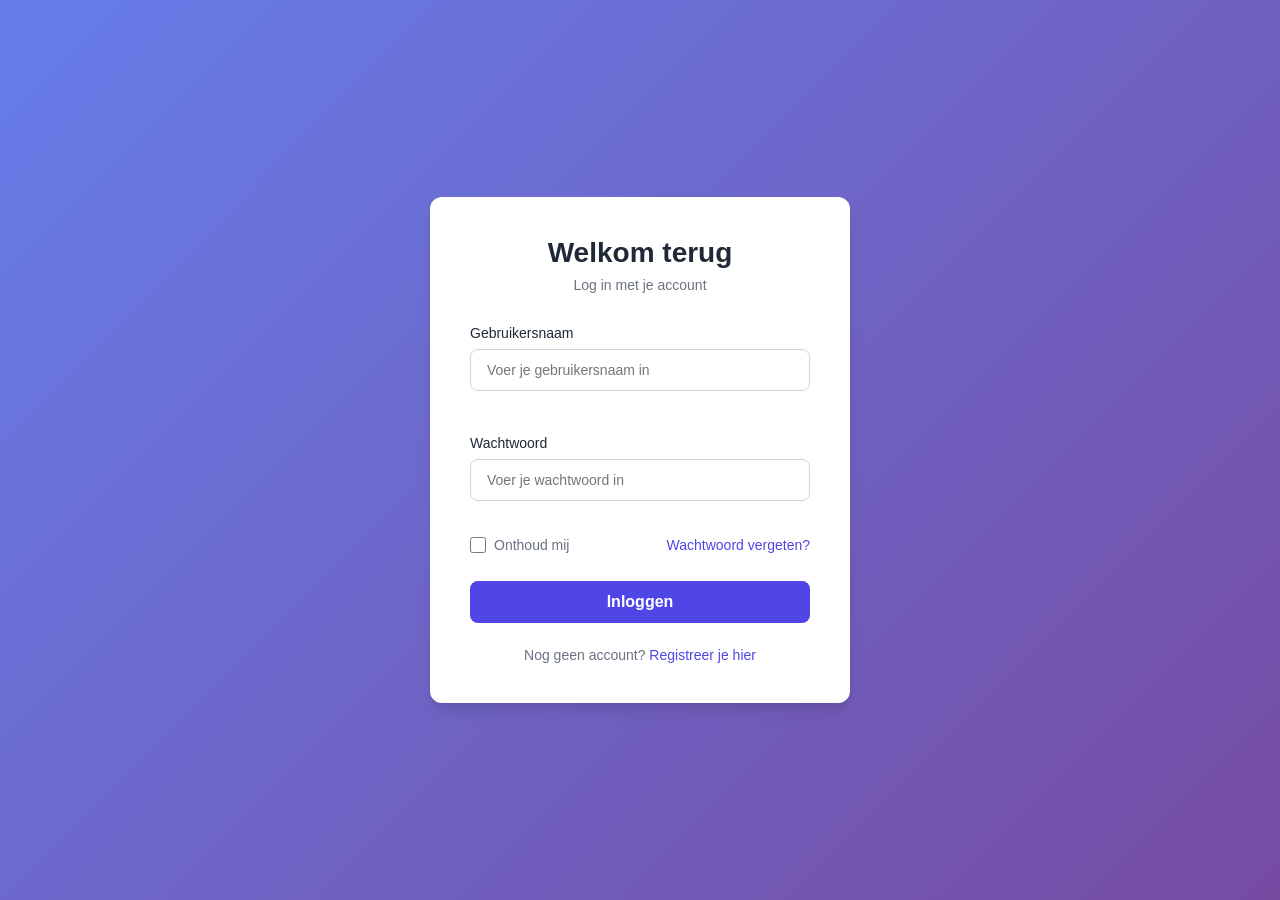
<file: index.html>
<!DOCTYPE html>
<html lang="nl">
<head>
    <meta charset="UTF-8">
    <meta name="viewport" content="width=device-width, initial-scale=1.0">
    <title>Inloggen</title>
    <link rel="stylesheet" href="styles.css">
</head>
<body>
    <div class="container">
        <div class="login-box">
            <h1>Welkom terug</h1>
            <p class="subtitle">Log in met je account</p>

            <form id="loginForm" class="login-form">
                <div class="form-group">
                    <label for="username">Gebruikersnaam</label>
                    <input
                        type="text"
                        id="username"
                        name="username"
                        placeholder="Voer je gebruikersnaam in"
                        required
                        autocomplete="username"
                    >
                    <span class="error-message" id="usernameError"></span>
                </div>

                <div class="form-group">
                    <label for="password">Wachtwoord</label>
                    <input
                        type="password"
                        id="password"
                        name="password"
                        placeholder="Voer je wachtwoord in"
                        required
                        autocomplete="current-password"
                    >
                    <span class="error-message" id="passwordError"></span>
                </div>

                <div class="form-options">
                    <label class="checkbox-container">
                        <input type="checkbox" id="rememberMe" name="rememberMe">
                        <span>Onthoud mij</span>
                    </label>
                    <a href="#" class="forgot-password">Wachtwoord vergeten?</a>
                </div>

                <button type="submit" class="login-button">
                    <span class="button-text">Inloggen</span>
                    <span class="loading-spinner" style="display: none;"></span>
                </button>

                <div class="message" id="message"></div>
            </form>

            <div class="signup-link">
                Nog geen account? <a href="#">Registreer je hier</a>
            </div>
        </div>
    </div>

    <script src="script.js"></script>
</body>
</html>
</file>
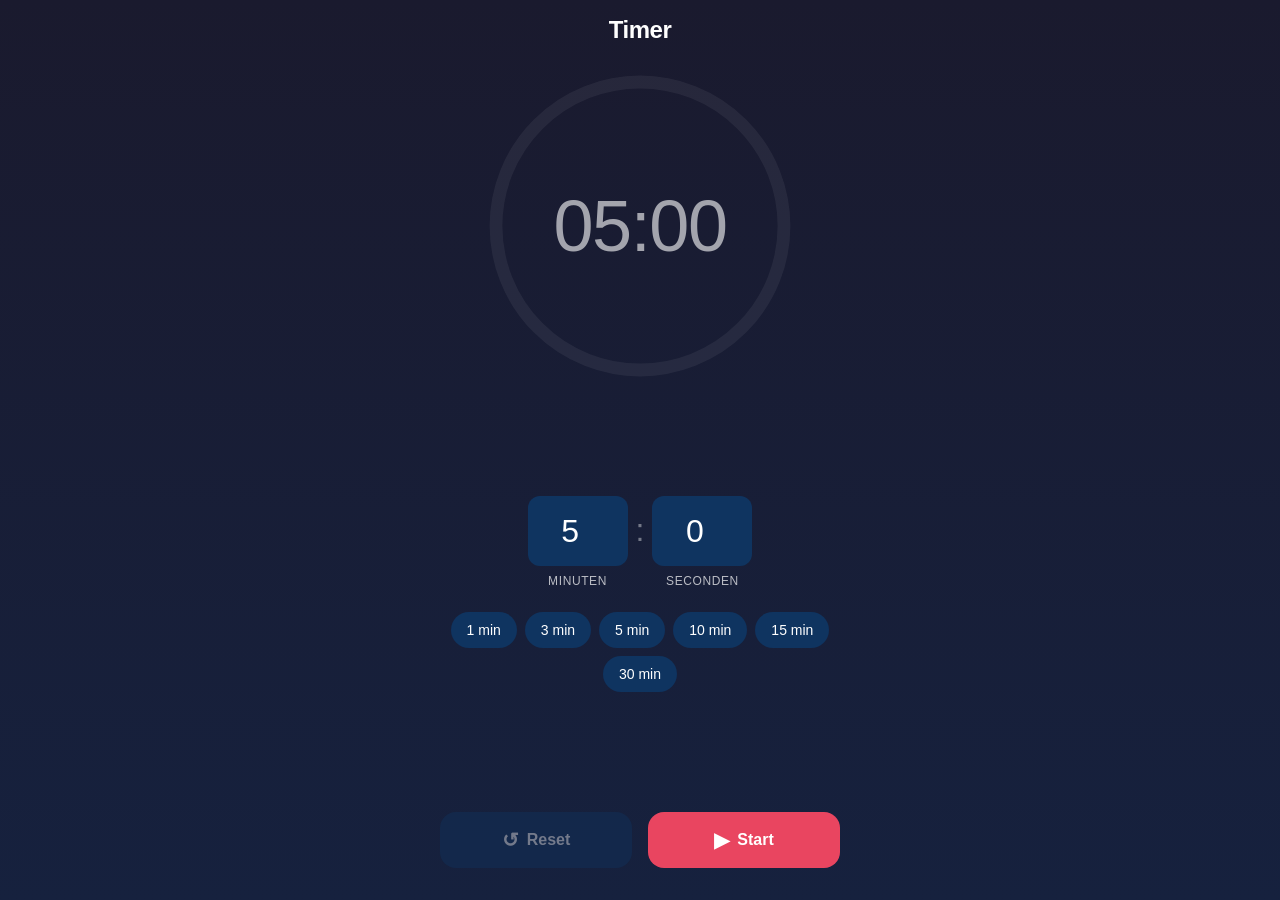
<file: timer.html>
<!DOCTYPE html>
<html lang="nl">
<head>
    <meta charset="UTF-8">
    <meta name="viewport" content="width=device-width, initial-scale=1.0, user-scalable=no, viewport-fit=cover">
    <meta name="apple-mobile-web-app-capable" content="yes">
    <meta name="apple-mobile-web-app-status-bar-style" content="black-translucent">
    <meta name="apple-mobile-web-app-title" content="Timer">
    <meta name="theme-color" content="#1a1a2e">
    <title>Countdown Timer</title>
    <link rel="apple-touch-icon" href="data:image/svg+xml,<svg xmlns='http://www.w3.org/2000/svg' viewBox='0 0 100 100'><rect fill='%231a1a2e' width='100' height='100' rx='20'/><text y='65' x='50' text-anchor='middle' font-size='50'>⏱</text></svg>">
    <link rel="stylesheet" href="timer.css">
</head>
<body>
    <div class="app-container">
        <header class="app-header">
            <h1>Timer</h1>
        </header>

        <main class="timer-main">
            <!-- Timer Display -->
            <div class="timer-display" id="timerDisplay">
                <div class="timer-ring">
                    <svg class="progress-ring" viewBox="0 0 200 200">
                        <circle class="progress-ring-bg" cx="100" cy="100" r="90" />
                        <circle class="progress-ring-circle" id="progressCircle" cx="100" cy="100" r="90" />
                    </svg>
                    <div class="timer-time" id="timerTime">00:00</div>
                </div>
            </div>

            <!-- Time Input (shown when not running) -->
            <div class="time-input-container" id="timeInputContainer">
                <div class="time-input-group">
                    <div class="time-input-wrapper">
                        <input type="number" id="minutesInput" min="0" max="99" value="5" inputmode="numeric" pattern="[0-9]*">
                        <label>minuten</label>
                    </div>
                    <span class="time-separator">:</span>
                    <div class="time-input-wrapper">
                        <input type="number" id="secondsInput" min="0" max="59" value="0" inputmode="numeric" pattern="[0-9]*">
                        <label>seconden</label>
                    </div>
                </div>

                <!-- Quick Time Presets -->
                <div class="presets">
                    <button class="preset-btn" data-minutes="1">1 min</button>
                    <button class="preset-btn" data-minutes="3">3 min</button>
                    <button class="preset-btn" data-minutes="5">5 min</button>
                    <button class="preset-btn" data-minutes="10">10 min</button>
                    <button class="preset-btn" data-minutes="15">15 min</button>
                    <button class="preset-btn" data-minutes="30">30 min</button>
                </div>
            </div>

            <!-- Controls -->
            <div class="controls">
                <button class="control-btn secondary" id="resetBtn" disabled>
                    <span class="btn-icon">↺</span>
                    <span class="btn-text">Reset</span>
                </button>
                <button class="control-btn primary" id="startBtn">
                    <span class="btn-icon" id="startBtnIcon">▶</span>
                    <span class="btn-text" id="startBtnText">Start</span>
                </button>
            </div>
        </main>

        <!-- Alarm Modal -->
        <div class="alarm-modal" id="alarmModal">
            <div class="alarm-content">
                <div class="alarm-icon">⏰</div>
                <h2>Tijd is om!</h2>
                <button class="alarm-dismiss-btn" id="dismissAlarmBtn">OK</button>
            </div>
        </div>
    </div>

    <script src="timer.js"></script>
</body>
</html>
</file>
<file: styles.css>
* {
    margin: 0;
    padding: 0;
    box-sizing: border-box;
}

:root {
    --primary-color: #4F46E5;
    --primary-hover: #4338CA;
    --error-color: #EF4444;
    --success-color: #10B981;
    --text-primary: #1F2937;
    --text-secondary: #6B7280;
    --border-color: #D1D5DB;
    --background: #F9FAFB;
    --white: #FFFFFF;
    --shadow: 0 1px 3px 0 rgba(0, 0, 0, 0.1), 0 1px 2px 0 rgba(0, 0, 0, 0.06);
    --shadow-lg: 0 10px 15px -3px rgba(0, 0, 0, 0.1), 0 4px 6px -2px rgba(0, 0, 0, 0.05);
}

body {
    font-family: -apple-system, BlinkMacSystemFont, 'Segoe UI', 'Roboto', 'Oxygen',
        'Ubuntu', 'Cantarell', 'Fira Sans', 'Droid Sans', 'Helvetica Neue',
        sans-serif;
    -webkit-font-smoothing: antialiased;
    -moz-osx-font-smoothing: grayscale;
    background: linear-gradient(135deg, #667eea 0%, #764ba2 100%);
    min-height: 100vh;
    display: flex;
    align-items: center;
    justify-content: center;
    padding: 20px;
}

.container {
    width: 100%;
    max-width: 420px;
}

.login-box {
    background: var(--white);
    border-radius: 12px;
    padding: 40px;
    box-shadow: var(--shadow-lg);
    animation: slideIn 0.3s ease-out;
}

@keyframes slideIn {
    from {
        opacity: 0;
        transform: translateY(-20px);
    }
    to {
        opacity: 1;
        transform: translateY(0);
    }
}

h1 {
    font-size: 28px;
    font-weight: 700;
    color: var(--text-primary);
    margin-bottom: 8px;
    text-align: center;
}

.subtitle {
    color: var(--text-secondary);
    font-size: 14px;
    text-align: center;
    margin-bottom: 32px;
}

.login-form {
    display: flex;
    flex-direction: column;
    gap: 20px;
}

.form-group {
    display: flex;
    flex-direction: column;
    gap: 8px;
}

label {
    font-size: 14px;
    font-weight: 500;
    color: var(--text-primary);
}

input[type="text"],
input[type="password"] {
    width: 100%;
    padding: 12px 16px;
    font-size: 14px;
    border: 1px solid var(--border-color);
    border-radius: 8px;
    transition: all 0.2s;
    outline: none;
}

input[type="text"]:focus,
input[type="password"]:focus {
    border-color: var(--primary-color);
    box-shadow: 0 0 0 3px rgba(79, 70, 229, 0.1);
}

input[type="text"].error,
input[type="password"].error {
    border-color: var(--error-color);
}

input[type="text"].error:focus,
input[type="password"].error:focus {
    box-shadow: 0 0 0 3px rgba(239, 68, 68, 0.1);
}

.error-message {
    color: var(--error-color);
    font-size: 12px;
    min-height: 16px;
    display: block;
}

.form-options {
    display: flex;
    justify-content: space-between;
    align-items: center;
    margin-top: -8px;
}

.checkbox-container {
    display: flex;
    align-items: center;
    gap: 8px;
    font-size: 14px;
    color: var(--text-secondary);
    cursor: pointer;
}

.checkbox-container input[type="checkbox"] {
    width: 16px;
    height: 16px;
    cursor: pointer;
}

.forgot-password {
    color: var(--primary-color);
    font-size: 14px;
    text-decoration: none;
    font-weight: 500;
    transition: color 0.2s;
}

.forgot-password:hover {
    color: var(--primary-hover);
}

.login-button {
    width: 100%;
    padding: 12px 24px;
    background: var(--primary-color);
    color: var(--white);
    border: none;
    border-radius: 8px;
    font-size: 16px;
    font-weight: 600;
    cursor: pointer;
    transition: all 0.2s;
    margin-top: 8px;
    position: relative;
    display: flex;
    align-items: center;
    justify-content: center;
    gap: 8px;
}

.login-button:hover {
    background: var(--primary-hover);
    transform: translateY(-1px);
    box-shadow: var(--shadow-lg);
}

.login-button:active {
    transform: translateY(0);
}

.login-button:disabled {
    background: var(--border-color);
    cursor: not-allowed;
    transform: none;
}

.loading-spinner {
    width: 16px;
    height: 16px;
    border: 2px solid var(--white);
    border-top-color: transparent;
    border-radius: 50%;
    animation: spin 0.8s linear infinite;
}

@keyframes spin {
    to {
        transform: rotate(360deg);
    }
}

.message {
    padding: 12px;
    border-radius: 8px;
    font-size: 14px;
    text-align: center;
    display: none;
}

.message.success {
    display: block;
    background: #D1FAE5;
    color: #065F46;
    border: 1px solid #A7F3D0;
}

.message.error {
    display: block;
    background: #FEE2E2;
    color: #991B1B;
    border: 1px solid #FECACA;
}

.signup-link {
    margin-top: 24px;
    text-align: center;
    font-size: 14px;
    color: var(--text-secondary);
}

.signup-link a {
    color: var(--primary-color);
    text-decoration: none;
    font-weight: 500;
}

.signup-link a:hover {
    text-decoration: underline;
}

/* Responsive design */
@media (max-width: 480px) {
    .login-box {
        padding: 30px 24px;
    }

    h1 {
        font-size: 24px;
    }

    .form-options {
        flex-direction: column;
        align-items: flex-start;
        gap: 12px;
    }
}
</file>
<file: timer.css>
/* CSS Variables */
:root {
    --bg-primary: #1a1a2e;
    --bg-secondary: #16213e;
    --bg-card: #0f3460;
    --accent: #e94560;
    --accent-light: #ff6b6b;
    --text-primary: #ffffff;
    --text-secondary: rgba(255, 255, 255, 0.7);
    --text-muted: rgba(255, 255, 255, 0.4);
    --success: #00d9a5;
    --ring-bg: rgba(255, 255, 255, 0.1);
    --safe-area-top: env(safe-area-inset-top, 20px);
    --safe-area-bottom: env(safe-area-inset-bottom, 20px);
}

/* Reset & Base */
* {
    margin: 0;
    padding: 0;
    box-sizing: border-box;
    -webkit-tap-highlight-color: transparent;
}

html {
    font-size: 16px;
    height: 100%;
}

body {
    font-family: -apple-system, BlinkMacSystemFont, 'SF Pro Display', 'Segoe UI', Roboto, sans-serif;
    background: linear-gradient(180deg, var(--bg-primary) 0%, var(--bg-secondary) 100%);
    color: var(--text-primary);
    min-height: 100%;
    min-height: 100dvh;
    overflow: hidden;
    -webkit-font-smoothing: antialiased;
    -moz-osx-font-smoothing: grayscale;
}

/* App Container */
.app-container {
    display: flex;
    flex-direction: column;
    min-height: 100vh;
    min-height: 100dvh;
    padding-top: var(--safe-area-top);
    padding-bottom: var(--safe-area-bottom);
    padding-left: env(safe-area-inset-left, 0);
    padding-right: env(safe-area-inset-right, 0);
}

/* Header */
.app-header {
    text-align: center;
    padding: 1rem;
}

.app-header h1 {
    font-size: 1.5rem;
    font-weight: 600;
    letter-spacing: -0.02em;
}

/* Main Content */
.timer-main {
    flex: 1;
    display: flex;
    flex-direction: column;
    align-items: center;
    justify-content: space-between;
    padding: 1rem 1.5rem 2rem;
    max-width: 500px;
    margin: 0 auto;
    width: 100%;
}

/* Timer Display */
.timer-display {
    flex: 1;
    display: flex;
    align-items: center;
    justify-content: center;
    width: 100%;
    max-height: 300px;
}

.timer-ring {
    position: relative;
    width: min(280px, 70vw);
    height: min(280px, 70vw);
}

.progress-ring {
    width: 100%;
    height: 100%;
    transform: rotate(-90deg);
}

.progress-ring-bg {
    fill: none;
    stroke: var(--ring-bg);
    stroke-width: 8;
}

.progress-ring-circle {
    fill: none;
    stroke: var(--accent);
    stroke-width: 8;
    stroke-linecap: round;
    stroke-dasharray: 565.48;
    stroke-dashoffset: 0;
    transition: stroke-dashoffset 0.3s ease;
}

.timer-time {
    position: absolute;
    top: 50%;
    left: 50%;
    transform: translate(-50%, -50%);
    font-size: clamp(3rem, 12vw, 4.5rem);
    font-weight: 200;
    font-variant-numeric: tabular-nums;
    letter-spacing: -0.02em;
}

/* Time Input */
.time-input-container {
    width: 100%;
    padding: 1.5rem 0;
}

.time-input-group {
    display: flex;
    align-items: center;
    justify-content: center;
    gap: 0.5rem;
    margin-bottom: 1.5rem;
}

.time-input-wrapper {
    display: flex;
    flex-direction: column;
    align-items: center;
    gap: 0.5rem;
}

.time-input-wrapper input {
    width: 80px;
    height: 60px;
    background: var(--bg-card);
    border: 2px solid transparent;
    border-radius: 12px;
    color: var(--text-primary);
    font-size: 1.75rem;
    font-weight: 300;
    text-align: center;
    outline: none;
    transition: border-color 0.2s ease, background-color 0.2s ease;
}

.time-input-wrapper input:focus {
    border-color: var(--accent);
    background: rgba(233, 69, 96, 0.1);
}

.time-input-wrapper label {
    font-size: 0.75rem;
    color: var(--text-secondary);
    text-transform: uppercase;
    letter-spacing: 0.05em;
}

.time-separator {
    font-size: 2rem;
    font-weight: 200;
    color: var(--text-muted);
    margin-bottom: 1.5rem;
}

/* Presets */
.presets {
    display: flex;
    flex-wrap: wrap;
    justify-content: center;
    gap: 0.5rem;
}

.preset-btn {
    background: var(--bg-card);
    border: none;
    border-radius: 20px;
    color: var(--text-primary);
    font-size: 0.875rem;
    font-weight: 500;
    padding: 0.625rem 1rem;
    cursor: pointer;
    transition: all 0.2s ease;
}

.preset-btn:hover,
.preset-btn:active {
    background: var(--accent);
    transform: scale(1.05);
}

/* Controls */
.controls {
    display: flex;
    gap: 1rem;
    width: 100%;
    max-width: 320px;
}

.control-btn {
    flex: 1;
    display: flex;
    align-items: center;
    justify-content: center;
    gap: 0.5rem;
    padding: 1rem 1.5rem;
    border: none;
    border-radius: 16px;
    font-size: 1rem;
    font-weight: 600;
    cursor: pointer;
    transition: all 0.2s ease;
}

.control-btn:disabled {
    opacity: 0.4;
    cursor: not-allowed;
}

.control-btn.primary {
    background: var(--accent);
    color: var(--text-primary);
}

.control-btn.primary:hover:not(:disabled),
.control-btn.primary:active:not(:disabled) {
    background: var(--accent-light);
    transform: scale(1.02);
}

.control-btn.secondary {
    background: var(--bg-card);
    color: var(--text-primary);
}

.control-btn.secondary:hover:not(:disabled),
.control-btn.secondary:active:not(:disabled) {
    background: rgba(15, 52, 96, 0.8);
}

.btn-icon {
    font-size: 1.25rem;
}

/* Running State */
.app-container.running .time-input-container {
    display: none;
}

.app-container:not(.running) .timer-display {
    opacity: 0.6;
}

.app-container.running .timer-display {
    opacity: 1;
}

/* Paused State */
.app-container.paused .timer-time {
    animation: pulse 1s ease-in-out infinite;
}

@keyframes pulse {
    0%, 100% { opacity: 1; }
    50% { opacity: 0.5; }
}

/* Alarm Modal */
.alarm-modal {
    position: fixed;
    top: 0;
    left: 0;
    right: 0;
    bottom: 0;
    background: rgba(0, 0, 0, 0.9);
    display: flex;
    align-items: center;
    justify-content: center;
    opacity: 0;
    visibility: hidden;
    transition: all 0.3s ease;
    z-index: 1000;
}

.alarm-modal.active {
    opacity: 1;
    visibility: visible;
}

.alarm-content {
    text-align: center;
    animation: alarmBounce 0.5s ease;
}

@keyframes alarmBounce {
    0% { transform: scale(0.8); opacity: 0; }
    50% { transform: scale(1.05); }
    100% { transform: scale(1); opacity: 1; }
}

.alarm-icon {
    font-size: 5rem;
    animation: shake 0.5s ease-in-out infinite;
}

@keyframes shake {
    0%, 100% { transform: rotate(-5deg); }
    50% { transform: rotate(5deg); }
}

.alarm-content h2 {
    font-size: 2rem;
    font-weight: 600;
    margin: 1rem 0 2rem;
}

.alarm-dismiss-btn {
    background: var(--success);
    color: var(--bg-primary);
    border: none;
    border-radius: 12px;
    padding: 1rem 3rem;
    font-size: 1.125rem;
    font-weight: 600;
    cursor: pointer;
    transition: transform 0.2s ease;
}

.alarm-dismiss-btn:hover,
.alarm-dismiss-btn:active {
    transform: scale(1.05);
}

/* Finished State */
.app-container.finished .progress-ring-circle {
    stroke: var(--success);
}

/* Media Queries for larger screens */
@media (min-width: 768px) {
    .timer-ring {
        width: 320px;
        height: 320px;
    }

    .time-input-wrapper input {
        width: 100px;
        height: 70px;
        font-size: 2rem;
    }

    .controls {
        max-width: 400px;
    }
}

/* Landscape mode on phones */
@media (max-height: 500px) and (orientation: landscape) {
    .timer-main {
        flex-direction: row;
        flex-wrap: wrap;
        padding: 0.5rem 1rem;
    }

    .timer-display {
        flex: 0 0 40%;
        max-height: none;
    }

    .timer-ring {
        width: min(200px, 40vh);
        height: min(200px, 40vh);
    }

    .time-input-container {
        flex: 0 0 55%;
        padding: 0.5rem;
    }

    .controls {
        flex: 0 0 100%;
        max-width: none;
        padding-top: 0.5rem;
    }
}

/* Reduce motion for accessibility */
@media (prefers-reduced-motion: reduce) {
    *,
    *::before,
    *::after {
        animation-duration: 0.01ms !important;
        animation-iteration-count: 1 !important;
        transition-duration: 0.01ms !important;
    }
}
</file>
